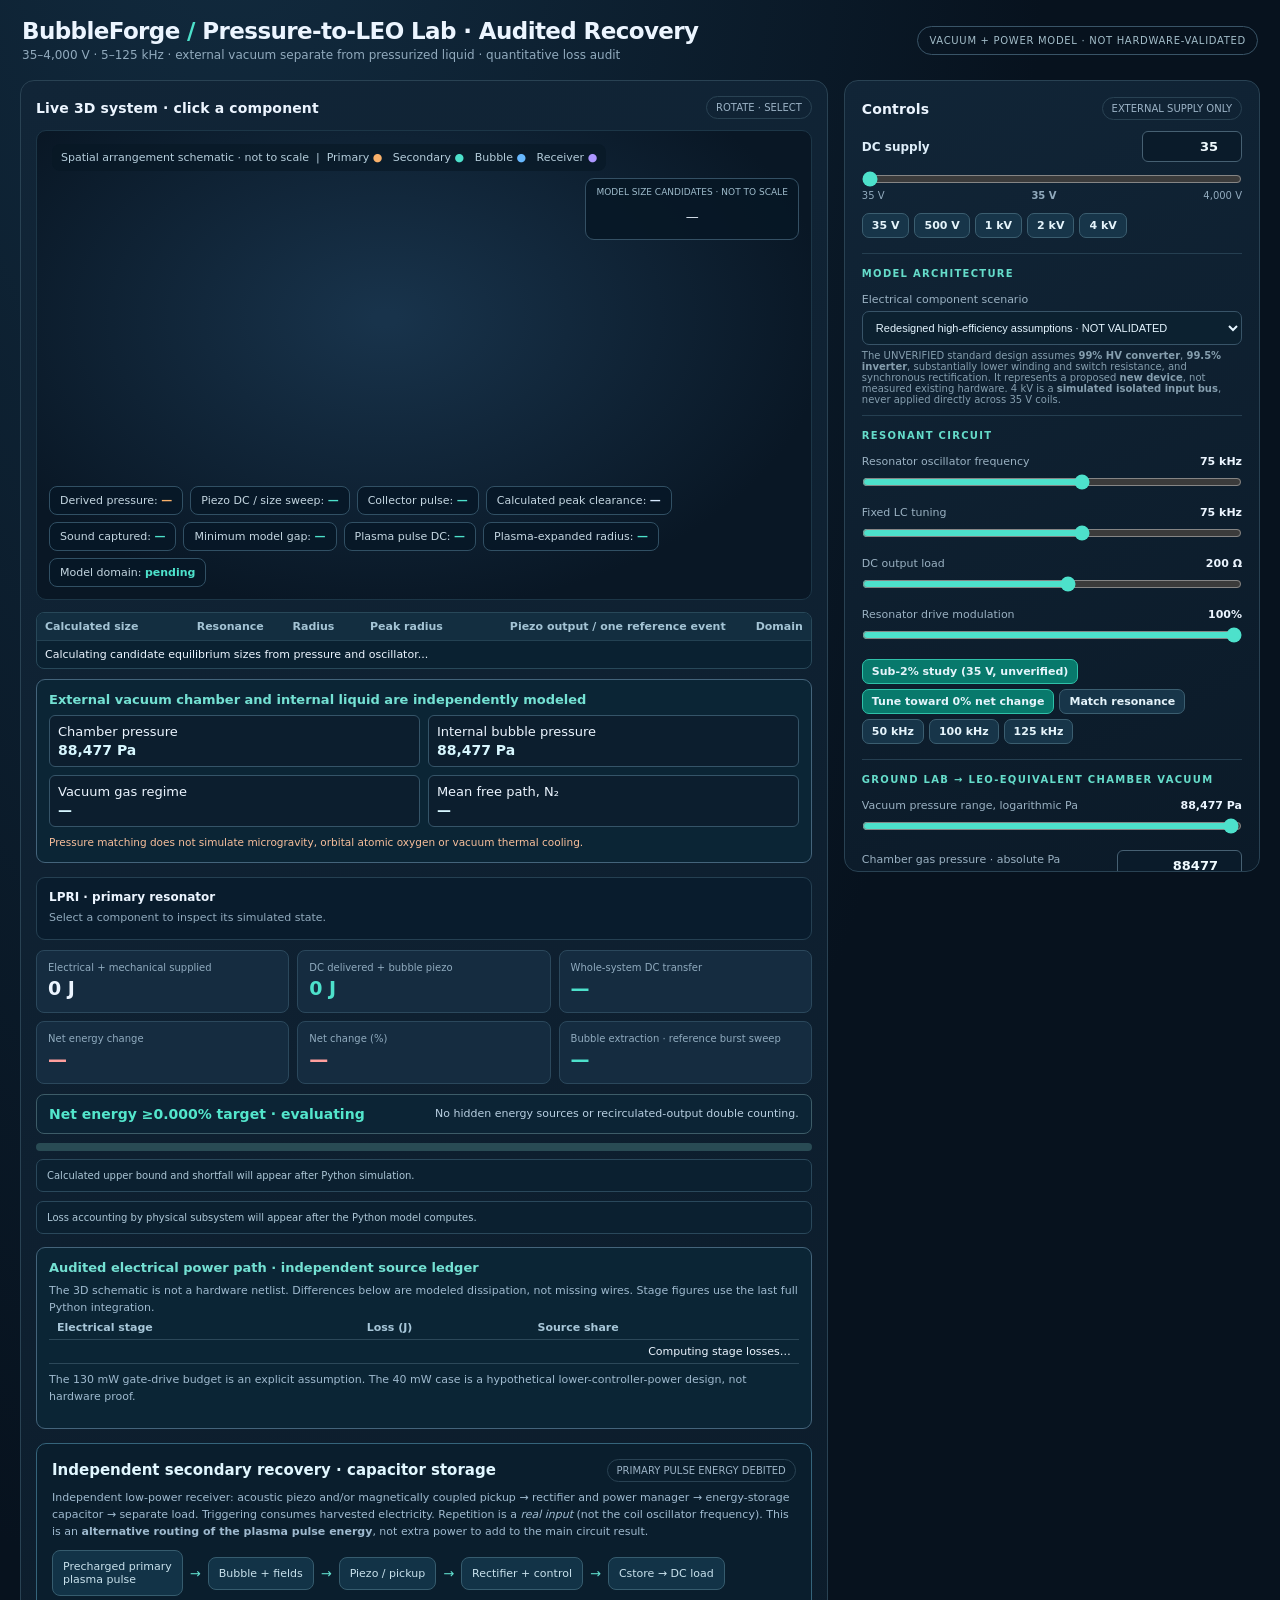
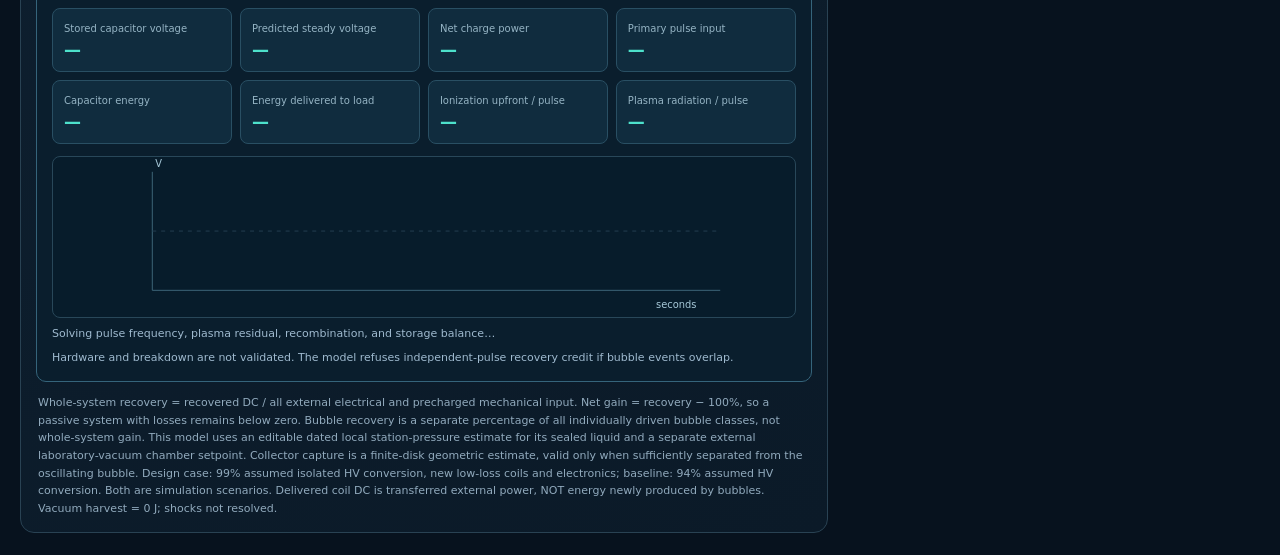
<file: legacy/index_template.html>
<!doctype html>
<html lang="en"><head><meta charset="utf-8"><meta name="viewport" content="width=device-width,initial-scale=1">
<title>BubbleForge — Pressure-to-LEO Lab + Audited Recovery</title>
<style>
:root{color-scheme:dark;--bg:#07121e;--panel:#0d2131;--border:#294253;--ink:#ecf5ff;--muted:#91aabd;--mint:#4de1cb;--orange:#f9b16b;--violet:#ac96ff;--red:#ff9f9d}
*{box-sizing:border-box}body{margin:0;background:radial-gradient(ellipse at 18% -20%,#132e43,#07121e 56%);color:var(--ink);font:13px system-ui,-apple-system,BlinkMacSystemFont,Segoe UI,sans-serif}button,input{font:inherit}
header{display:flex;align-items:center;justify-content:space-between;gap:20px;max-width:1600px;padding:18px 22px;margin:auto}h1{font-weight:750;font-size:23px;letter-spacing:-.6px;margin:0 0 4px}h1 span{color:var(--mint)}.sub{color:var(--muted);font-size:12px}.flag{font-size:10px;white-space:nowrap;letter-spacing:.07em;border-radius:99px;padding:8px 11px;border:1px solid #395467;color:#a3bdc9}
main{max-width:1600px;margin:auto;padding:0 20px 22px;display:grid;grid-template-columns:minmax(0,1.65fr) minmax(330px,.85fr);gap:16px;align-items:start}.panel{border:1px solid var(--border);border-radius:14px;background:linear-gradient(155deg,#112537,#0b1a28);min-width:0;overflow:hidden}.left{padding:15px}.right{padding:16px 17px 20px;max-height:calc(100vh - 108px);overflow:auto;scrollbar-color:#456575 transparent}.top{display:flex;align-items:center;justify-content:space-between;gap:14px;margin-bottom:11px}.top h2{margin:0;font-size:14px;letter-spacing:.01em}.tag{padding:5px 9px;border:1px solid var(--border);border-radius:999px;color:#9cb3c6;font-size:10px;white-space:nowrap}
.stage{position:relative;border:1px solid #1c3647;border-radius:10px;overflow:hidden;background:radial-gradient(ellipse at 45% 40%,#18334b 2%,#091725 74%)}canvas#scene{display:block;width:100%;height:min(52vh,500px);min-height:340px;cursor:grab;touch-action:pan-y}.stage-head{position:absolute;left:15px;top:13px;font-size:11px;color:#b5cddb;background:#0717259c;border-radius:8px;padding:7px 9px;pointer-events:none}.class-strip{position:absolute;right:12px;top:47px;background:#071725d9;border:1px solid #345064;border-radius:9px;padding:8px 10px;min-width:140px;pointer-events:none;text-align:center}.class-strip .caption{display:block;color:#9fbccc;font-size:9px;margin-bottom:4px}.class-strip .dots{display:flex;gap:6px;align-items:center;justify-content:center;min-height:30px}.class-strip .dots span{display:inline-block;border-radius:50%;background:#3d9cea80;border:1px solid #74c6ff;box-shadow:0 0 9px #2971aa77}.stage-bubble{position:absolute;bottom:12px;left:12px;right:12px;display:flex;gap:7px;flex-wrap:wrap;pointer-events:none}.chip{background:#071727d7;border:1px solid #315064;border-radius:8px;padding:7px 10px;font-size:11px;color:#c4d6e1}.chip b{color:var(--mint)}.chip.orange b{color:var(--orange)}.chip.error b{color:var(--red)}.chip .distance{color:#d7eaff}.gapreadout{font-size:10px;line-height:1.5;color:#acc6d6;background:#0b2030;border:1px solid #2a485b;border-radius:7px;padding:8px 10px;margin:-4px 0 13px} .gapreadout strong{color:#e2f7ff}
.probe{border-radius:9px;border:1px solid #254052;background:#091c2d;padding:11px 12px;margin-top:10px;min-height:63px}.probe strong{font-size:12px}.probe p{font-size:11px;color:var(--muted);margin:6px 0 0;line-height:1.5}.metrics{display:grid;grid-template-columns:repeat(3,minmax(0,1fr));gap:8px;margin-top:10px}.metric{background:#152c40;border:1px solid #2b485c;border-radius:8px;padding:11px;min-width:0}.metric .title{color:#90abbe;font-size:10px}.metric .val{font-size:19px;line-height:1.25;margin-top:4px;font-weight:740;white-space:nowrap;overflow:hidden;text-overflow:ellipsis;font-variant-numeric:tabular-nums}.mint{color:var(--mint)}.violet{color:var(--violet)}.red{color:var(--red)}.fineprint{font-size:11px;color:var(--muted);line-height:1.6;margin:12px 2px 0}.fineprint strong{color:#d5e6f3}
label{display:block;color:#9ab1c2;font-size:11px;margin:0 0 13px}label .value{float:right;font-weight:700;color:var(--ink);font-variant-numeric:tabular-nums}input[type=range]{width:100%;margin:6px 0 0;accent-color:var(--mint);cursor:pointer}input[type=number]{background:#0a1b2a;border:1px solid #466072;border-radius:6px;color:#f1fbff;width:100px;min-width:0;padding:7px 8px;text-align:right;font-weight:750}.voltage-field{display:flex;justify-content:space-between;align-items:center;gap:10px;margin-bottom:3px}.voltage-field label{margin:0;font-size:12px;font-weight:700;color:#deeefa}.voltrange{display:flex;justify-content:space-between;color:var(--muted);font-size:10px;margin-bottom:12px}.presets{display:flex;gap:5px;flex-wrap:wrap;margin-bottom:15px}button{padding:8px 10px;border-radius:7px;color:#e5f4fb;background:#173549;border:1px solid #3b5e70;cursor:pointer;font-weight:650}button:hover{background:#205067}button.primary{background:#08796c;border-color:#2fc1a9}button.primary:hover{background:#119180}button:disabled{opacity:.5;cursor:not-allowed}button.small{font-size:11px;padding:5px 9px}.section-label{font-size:10px;color:#65dcca;text-transform:uppercase;letter-spacing:.13em;font-weight:750;border-top:1px solid #253f51;padding-top:14px;margin:10px 0 14px}.section-label:first-of-type{border:0;padding:0}.buttons{display:flex;flex-wrap:wrap;gap:7px;margin-top:16px}.status{font-size:11px;color:#a9c1d0;line-height:1.5;min-height:42px;padding:10px 11px;background:#081b2a;border:1px solid #284254;border-radius:8px;margin-top:11px}.status.warn{border-color:#956c44;color:#f9c79a}.status.bad{border-color:#885159;color:#ffc0bf}.smallmetrics{display:grid;grid-template-columns:1fr 1fr;gap:9px;margin-top:11px}.smallmetrics .metric .val{font-size:16px}.sizeTable{margin:12px 0 0;border:1px solid #284859;border-radius:8px;overflow:auto;background:#0a2131}.sizeTable table{width:100%;border-collapse:collapse;font-size:11px;white-space:nowrap}.sizeTable th{text-align:right;color:#a4c4d5;background:#132e40;padding:7px 8px;font-weight:650}.sizeTable td{text-align:right;padding:7px 8px;border-top:1px solid #234152;font-variant-numeric:tabular-nums}.sizeTable th:first-child,.sizeTable td:first-child{text-align:left}.sizeTable .pass{color:var(--mint)}.sizeTable .fail{color:var(--red)}.pressurefield{display:flex;gap:9px;align-items:center;justify-content:space-between;margin-bottom:10px}.pressurefield input{width:125px}.physicsnote{line-height:1.55;margin-top:12px;color:#a9bdc9;font-size:10.5px} .drivelabel{margin-top:-8px;font-size:10px;color:#859eae}
@media(max-width:1150px){main{grid-template-columns:minmax(0,1fr) minmax(310px,.82fr)}.metrics{grid-template-columns:repeat(2,1fr)}.right{max-height:none}}
@media(max-width:880px){main{grid-template-columns:1fr}.right{max-height:none;overflow:visible}.flag{white-space:normal}.stage canvas#scene{height:400px}}
@media(max-width:480px){header{display:block;padding:15px 15px 12px}.flag{display:inline-block;margin-top:8px}main{padding:0 12px 14px}.stage canvas#scene{height:300px;min-height:270px}.stage-head{font-size:10px}.chip{padding:5px 7px}.metric .val{font-size:17px}}

.targetstrip{display:flex;align-items:center;justify-content:space-between;gap:12px;flex-wrap:wrap;border:1px solid #3d5c68;border-radius:8px;background:#0c2435;padding:11px 12px;margin-top:10px}
.targetstrip strong{color:#53e6cc;font-size:14px}.targetstrip span{color:#b8cfe1;font-size:11px;max-width:60%}
.targetstrip.fail strong{color:#ffaf9d}.targetstrip.pending strong{color:#d9c6a2}
.lossbar{height:8px;margin:9px 0 12px;background:#294b54;border-radius:99px;overflow:hidden}
.lossfill{height:100%;width:0%;background:#f1aa83;transition:width .3s}
select{color:#e5f5ff;background:#0c2130;border:1px solid #385468;border-radius:7px;padding:9px;max-width:100%;width:100%;font-size:11px;margin-top:5px}

.secondary-lab{margin-top:14px;background:#0a1e2d;border:1px solid #35647b;border-radius:10px;padding:15px}
.secondary-header{display:flex;justify-content:space-between;align-items:center;gap:15px;flex-wrap:wrap}
.secondary-header h3{margin:0;font-size:15px;color:#e1f7ff}.secondary-info{line-height:1.55;color:#9fbacf;font-size:11px;margin-top:7px}
.secgrid{display:grid;grid-template-columns:repeat(4,minmax(0,1fr));gap:8px;margin:12px 0}
.sec-item{background:#102c3e;border:1px solid #294f63;border-radius:8px;padding:11px}
.sec-item .caption{font-size:10px;color:#95b4c4}.sec-item strong{font-size:17px;display:block;color:#4de1cb;margin-top:5px;overflow-wrap:anywhere}
.secondary-trace{display:block;background:#071c2b;border:1px solid #284759;border-radius:8px;width:100%;height:162px}
.secondary-trace text{font-size:10px;fill:#a7c9d9}
.secondary-flow{display:flex;flex-wrap:wrap;align-items:center;gap:7px;margin:10px 0}
.secondary-flow span{border:1px solid #365c6e;background:#123347;border-radius:8px;padding:9px 10px;font-size:11px;color:#c8e1ec}
.secondary-flow em{font-style:normal;color:#62e1d0}
.vacuumlab{border:1px solid #44647b;border-radius:9px;background:#0b2535;padding:12px;margin:10px 0 14px}.vacuumlab strong{color:#74e1d3}.envfacts{display:grid;grid-template-columns:1fr 1fr;gap:8px;margin:8px 0}.envfacts div{border:1px solid #355468;border-radius:6px;padding:8px;background:#0c1e2e}.envfacts b{display:block;font-size:14px;color:#d7f7ff;margin-top:3px}.envcaveat{color:#f8bf9b;font-size:10.5px;line-height:1.45}.audit-table{font-size:11px;width:100%;border-collapse:collapse}.audit-table th,.audit-table td{padding:5px 8px;border-bottom:1px solid #2c4859}.audit-table th{text-align:left;color:#a8c7d9}.audit-table td{text-align:right;font-variant-numeric:tabular-nums}
@media(max-width:880px){.secgrid{grid-template-columns:repeat(2,minmax(0,1fr))}}
</style></head>
<body>
<header><div><h1>BubbleForge <span>/</span> Pressure-to-LEO Lab · Audited Recovery</h1><div class="sub">35–4,000 V · 5–125 kHz · external vacuum separate from pressurized liquid · quantitative loss audit</div></div><div class="flag">VACUUM + POWER MODEL · NOT HARDWARE-VALIDATED</div></header>
<main>
<section class="panel left" aria-label="3D simulator">
  <div class="top"><h2>Live 3D system · click a component</h2><span class="tag" id="scenehint">ROTATE · SELECT</span></div>
  <div class="stage"><canvas id="scene" aria-label="Interactive spatial simulation of coils, resonator, microbubble and piezo receiver"></canvas>
    <div class="stage-head">Spatial arrangement schematic · not to scale &nbsp;|&nbsp; Primary <span style="color:var(--orange)">●</span> &nbsp; Secondary <span style="color:var(--mint)">●</span> &nbsp; Bubble <span style="color:#67b8ff">●</span> &nbsp; Receiver <span style="color:var(--violet)">●</span></div>
    <div class="class-strip" title="Calculated size candidates; icons represent alternative radii, not five physical bubbles"><span class="caption">MODEL SIZE CANDIDATES · NOT TO SCALE</span><div class="dots" id="classDots">—</div></div>
    <div class="stage-bubble"><div class="chip orange">Derived pressure: <b id="bubblepressure">—</b></div><div class="chip">Piezo DC / size sweep: <b id="bubbleenergy">—</b></div><div class="chip">Collector pulse: <b id="bubblepulse">—</b></div><div class="chip">Calculated peak clearance: <b class="distance" id="measuredgap">—</b></div><div class="chip">Sound captured: <b id="capturepct">—</b></div><div class="chip">Minimum model gap: <b id="requiredgap">—</b></div><div class="chip">Plasma pulse DC: <b id="pulseRecovered">—</b></div><div class="chip">Plasma-expanded radius: <b id="plasmaRadius">—</b></div><div class="chip" id="bubblevalid">Model domain: <b>pending</b></div></div>
  </div>
  <div class="sizeTable" aria-label="Inverse-calculated bubble sizes"><table><thead><tr><th>Calculated size</th><th>Resonance</th><th>Radius</th><th>Peak radius</th><th>Piezo output / one reference event</th><th>Domain</th></tr></thead><tbody id="classRows"><tr><td colspan="6">Calculating candidate equilibrium sizes from pressure and oscillator...</td></tr></tbody></table></div>
  <div class="vacuumlab" id="envReadout"><strong>External vacuum chamber and internal liquid are independently modeled</strong>
    <div class="envfacts"><div>Chamber pressure<b id="extPressure">88,477 Pa</b></div><div>Internal bubble pressure<b id="intPressure">88,477 Pa</b></div><div>Vacuum gas regime<b id="gasFlow">—</b></div><div>Mean free path, N₂<b id="mfpValue">—</b></div></div>
    <div class="envcaveat" id="envWarning">Pressure matching does not simulate microgravity, orbital atomic oxygen or vacuum thermal cooling.</div>
  </div>
  <div class="probe"><strong id="probename">LPRI · primary resonator</strong><p id="probeval">Select a component to inspect its simulated state.</p></div>
  <div class="metrics">
    <div class="metric"><div class="title">Electrical + mechanical supplied</div><div class="val" id="minput">0 J</div></div>
    <div class="metric"><div class="title">DC delivered + bubble piezo</div><div class="val mint" id="mout">0 J</div></div>
    <div class="metric"><div class="title">Whole-system DC transfer</div><div class="val mint" id="mtotaleta">—</div></div>
    <div class="metric"><div class="title">Net energy change</div><div class="val red" id="mnetjoules">—</div></div>
    <div class="metric"><div class="title">Net change (%)</div><div class="val red" id="mgain">—</div></div>
    <div class="metric"><div class="title">Bubble extraction · reference burst sweep</div><div class="val mint" id="meff">—</div></div>
  </div>
  <div class="targetstrip" id="targetstrip"><strong id="targetresult">Net energy ≥0.000% target · evaluating</strong><span id="targetcontext">No hidden energy sources or recirculated-output double counting.</span></div>
  <div class="lossbar"><div id="lossfill" class="lossfill"></div></div>
  <div class="gapreadout" id="netbound">Calculated upper bound and shortfall will appear after Python simulation.</div>
  <div class="gapreadout" id="lossbudget">Loss accounting by physical subsystem will appear after the Python model computes.</div>
  <div class="vacuumlab"><strong>Audited electrical power path · independent source ledger</strong>
    <div class="secondary-info">The 3D schematic is not a hardware netlist. Differences below are modeled dissipation, not missing wires. Stage figures use the last full Python integration.</div>
    <table class="audit-table"><thead><tr><th>Electrical stage</th><th>Loss (J)</th><th>Source share</th></tr></thead><tbody id="auditRows"><tr><td colspan="3">Computing stage losses…</td></tr></tbody></table>
    <p class="secondary-info" id="auditConclusion">The 130 mW gate-drive budget is an explicit assumption. The 40 mW case is a hypothetical lower-controller-power design, not hardware proof.</p>
  </div>
  <div class="secondary-lab" aria-label="Separate secondary acoustic and magnetic energy-storage circuit">
    <div class="secondary-header"><h3>Independent secondary recovery · capacitor storage</h3><span class="tag">PRIMARY PULSE ENERGY DEBITED</span></div>
    <div class="secondary-info">Independent low-power receiver: acoustic piezo and/or magnetically coupled pickup → rectifier and power manager → energy-storage capacitor → separate load. Triggering consumes harvested electricity. Repetition is a <em>real input</em> (not the coil oscillator frequency). This is an <strong>alternative routing of the plasma pulse energy</strong>, not extra power to add to the main circuit result.</div>
    <div class="secondary-flow" role="img" aria-label="Pulse reservoir feeds plasma bubble with acoustic piezo capture and a separately budgeted inductive near-field pickup; both flow to a rectifier, capacitor and DC load"><span>Precharged primary<br>plasma pulse</span><em>→</em><span>Bubble + fields</span><em>→</em><span>Piezo / pickup</span><em>→</em><span>Rectifier + control</span><em>→</em><span>Cstore → DC load</span></div>
    <div class="secgrid">
      <div class="sec-item"><span class="caption">Stored capacitor voltage</span><strong id="secV">—</strong></div>
      <div class="sec-item"><span class="caption">Predicted steady voltage</span><strong id="secPlateau">—</strong></div>
      <div class="sec-item"><span class="caption">Net charge power</span><strong id="secPower">—</strong></div>
      <div class="sec-item"><span class="caption">Primary pulse input</span><strong id="secPrimary">—</strong></div>
      <div class="sec-item"><span class="caption">Capacitor energy</span><strong id="secEnergy">—</strong></div>
      <div class="sec-item"><span class="caption">Energy delivered to load</span><strong id="secLoad">—</strong></div>
      <div class="sec-item"><span class="caption">Ionization upfront / pulse</span><strong id="secIon">—</strong></div>
      <div class="sec-item"><span class="caption">Plasma radiation / pulse</span><strong id="secRad">—</strong></div>
    </div>
    <svg id="secondaryChart" class="secondary-trace" viewBox="0 0 640 162" role="img" aria-label="Predicted secondary capacitor voltage over time">
      <line x1="45" y1="15" x2="45" y2="135" stroke="#3d6578"/><line x1="45" y1="135" x2="620" y2="135" stroke="#3d6578"/>
      <line x1="45" y1="75" x2="620" y2="75" stroke="#243e50" stroke-dasharray="4 5"/>
      <polyline id="secondaryTrace" fill="none" stroke="#4de1cb" stroke-width="2.4" points="45,135"/>
      <text x="48" y="10" id="secYAxis">V</text><text x="555" y="153" id="secXAxis">seconds</text>
    </svg>
    <div class="secondary-info" id="secLedger">Solving pulse frequency, plasma residual, recombination, and storage balance…</div>
    <div class="secondary-info" id="secValidity">Hardware and breakdown are not validated. The model refuses independent-pulse recovery credit if bubble events overlap.</div>
  </div>
  <p class="fineprint" id="ledgernote">Whole-system recovery = recovered DC / all external electrical and precharged mechanical input. Net gain = recovery − 100%, so a passive system with losses remains below zero. Bubble recovery is a separate percentage of all individually driven bubble classes, not whole-system gain. This model uses an editable dated local station-pressure estimate for its sealed liquid and a separate external laboratory-vacuum chamber setpoint. Collector capture is a finite-disk geometric estimate, valid only when sufficiently separated from the oscillating bubble. Design case: 99% assumed isolated HV conversion, new low-loss coils and electronics; baseline: 94% assumed HV conversion. Both are simulation scenarios. Delivered coil DC is transferred external power, NOT energy newly produced by bubbles. Vacuum harvest = 0 J; shocks not resolved.</p>
</section>
<aside class="panel right" aria-label="Simulator controls">
  <div class="top"><h2>Controls</h2><span class="tag">EXTERNAL SUPPLY ONLY</span></div>
  <div class="voltage-field"><label for="volts">DC supply</label><input id="voltentry" type="number" min="35" max="4000" step="1" value="35" aria-label="Supply voltage in volts"></div>
  <input id="volts" type="range" min="35" max="4000" step="1" value="35" aria-label="Supply voltage 35 to 4000 volts">
  <div class="voltrange"><span>35 V</span><strong id="vlabel">35 V</strong><span>4,000 V</span></div>
  <div class="presets" aria-label="Voltage presets"><button class="small" data-volt="35">35 V</button><button class="small" data-volt="500">500 V</button><button class="small" data-volt="1000">1 kV</button><button class="small" data-volt="2000">2 kV</button><button class="small" data-volt="4000">4 kV</button></div>
  <div class="section-label">Model architecture</div>
  <label>Electrical component scenario
    <select id="scenario" aria-label="Electrical design case">
      <option value="legacy">Original conceptual components · baseline</option>
      <option value="design_target" selected>Redesigned high-efficiency assumptions · NOT VALIDATED</option>
      <option value="low_controller">Controller sensitivity study · 40 mW gate allowance (unverified)</option>
    </select>
  </label>
  <p class="drivelabel">The UNVERIFIED standard design assumes <strong>99% HV converter</strong>, <strong>99.5% inverter</strong>, substantially lower winding and switch resistance, and synchronous rectification. It represents a proposed <strong>new device</strong>, not measured existing hardware. 4 kV is a <strong>simulated isolated input bus</strong>, never applied directly across 35 V coils.</p>
  <div class="section-label">Resonant circuit</div>
  <label>Resonator oscillator frequency <span class="value" id="flabel">75 kHz</span><input id="freq" type="range" min="5" max="125" step="0.01" value="75" aria-label="Resonator oscillator frequency 5 to 125 kHz"></label>
  <label>Fixed LC tuning <span class="value" id="tlabel">75 kHz</span><input id="tune" type="range" min="5" max="125" step="0.01" value="75" aria-label="Resonance tuning frequency 5 to 125 kHz"></label>
  <label>DC output load <span class="value" id="llabel">200 Ω</span><input id="load" type="range" min="10" max="360" step="0.1" value="200"></label>
  <label>Resonator drive modulation <span class="value" id="mlabel">100%</span><input id="modulation" type="range" min="20" max="100" step="0.1" value="100"></label>
  <div class="presets"><button class="small primary" id="lowlossPreset">Sub-2% study (35 V, unverified)</button><button id="optimize" class="primary small">Tune toward 0% net change</button><button id="match" class="small">Match resonance</button><button class="small" data-freq="50000">50 kHz</button><button class="small" data-freq="100000">100 kHz</button><button class="small" data-freq="125000">125 kHz</button></div>
  <div class="section-label">Ground lab → LEO-equivalent chamber vacuum</div>
  <label>Vacuum pressure range, logarithmic Pa <span class="value" id="chamberLabel">88,477 Pa</span>
    <input id="chamberExp" type="range" min="-12" max="5.079" step="any" value="4.946835" aria-label="Chamber absolute gas pressure from 10^-12 to 120,000 Pa; logarithmic slider">
  </label>
  <div class="pressurefield"><label for="chamberDirect">Chamber gas pressure · absolute Pa</label><input id="chamberDirect" type="number" min="1e-12" max="120000" step="any" value="88477"></div>
  <div class="presets" aria-label="Pressure example presets"><button class="small" data-chamber="88477">Juárez ambient</button><button class="small" data-chamber="100">Rough 100 Pa</button><button class="small" data-chamber="0.001">HV 10⁻³ Pa</button><button class="small" data-chamber="0.000001">LEO ~400 km</button><button class="small" data-chamber="0.000000001">MAX IV UHV</button><button class="small" data-chamber="0.000000000002">CERN XHV example</button></div>
  <label>Test vessel configuration
    <select id="vesselMode" aria-label="Liquid containment in vacuum chamber">
      <option value="sealed_liquid" selected>Sealed internal liquid cell · independent pressure</option>
      <option value="exposed_liquid">Liquid exposed to chamber pressure · validity screened</option>
      <option value="dry_vacuum">Dry test chamber · no bubble/acoustic credit</option>
    </select>
  </label>
  <div class="gapreadout">Only the <strong>external gas vacuum</strong> can be swept to UHV/LEO levels. A sealed liquid cell retains its own independently set pressure. Exposed liquid at UHV is not treated as a stable water-bubble experiment. Ambient-pressure change alone does <strong>not</strong> improve conversion, and vacuum thermal behavior is not yet calibrated.</div>
  <div class="section-label">El Paso / Ciudad Juárez · measured site conditions</div>
  <div class="pressurefield"><label for="airPa">Internal <strong>liquid-vessel headspace</strong> pressure (Pa)</label><input type="number" id="airPa" min="60000" max="120000" step="10" value="88477" aria-label="Site absolute air pressure in pascals, replace estimate with measurement"></div>
  <p class="drivelabel">Sealed-liquid default: NOAA KELP, 16 Nov 2026 16:51 MST, 30.17 inHg altimeter at 1,197 m → approximately 88,477 Pa <em>estimated station pressure</em> using ISA. Historical snapshot, not live or on-site; replace with a calibrated barometer reading.</p>
  <label>Water depth below free surface <span class="value" id="depthlabel">0.0 m</span><input id="depth" type="range" min="0" max="5" step="0.1" value="0"></label>
  <div class="gapreadout">Pressure preset examples are not current telemetry. Local MST/MDT observation timestamps use <strong>America/Ciudad_Juarez</strong>; El Paso uses <strong>America/Denver</strong>. The bubble feels <strong>absolute hydrostatic pressure</strong> (air + water column), not a pressure determined by time zone. <strong>Liquid absolute pressure: <span id="liquidpressure">—</span></strong>.</div>
  <div class="section-label">Calculated bubble sizes · no manual radius</div>
  <div class="gapreadout">The solver derives <strong>five candidate resonant radii</strong> from the coil-drive frequency, local absolute water pressure, and surface tension. Five is an internal numerical sampling grid, <strong>not a prediction of five physical bubbles</strong>. No bubble-count, initial-expansion, pressure-amplitude, acoustic-frequency, burst-cycles, or piezo-efficiency sliders are needed.</div>
  <div class="gapreadout">Derived acoustic drive: <strong id="derivedfreq">—</strong> &nbsp;·&nbsp; Derived pressure setpoint: <strong id="derivedpressure">—</strong> &nbsp;·&nbsp; Inferred central radius: <strong id="inferredradius">—</strong></div>
  <label>Bubble → receiver face gap <span class="value" id="cglabel">1.00 mm</span><input id="cgap" type="range" min="-5" max="-2" step="0.025" value="-3" aria-label="Bubble equilibrium surface to receiver face gap, from 10 micrometres to 10 millimetres"></label>
  <div class="gapreadout">Geometry input from bubble <strong>equilibrium surface</strong> to receiver face. During expansion the clearance shrinks; acoustic capture uses the <strong>center-to-face distance</strong>. Closer may improve collection, but very small gaps are not validated.</div>
  <div class="presets"><button class="small primary" id="closestgap">Closest valid gap</button><button class="small" data-gap="-4">100 µm</button><button class="small" data-gap="-3">1 mm</button><button class="small" data-gap="-2">10 mm</button></div>
  <p class="drivelabel">The piezoelectric conversion (25%), spectral sampling bandwidth (0.7 octave), receiver area (1 mm²), and acoustic actuator pressure mapping are <strong>explicit uncalibrated model assumptions</strong>, not editable measurements. The pressure drive is capped at 5% of liquid pressure to stay in the conservative acoustic regime.</p>
  <div class="gapreadout">New target: <strong>net electrical energy ≥0.000%</strong> compared against every externally supplied electrical input and prepared bubble energy. This is a feasibility test, not a number forced by the optimizer. The best nonideal passive device is expected to remain negative. The interface reports the missing energy, mathematical upper bound, and modeled losses. The model does not demonstrate self-powering or a positive net gain. Electromechanical and acoustic transducer calibration, loading, reflections, real-time power metering, and 4 kV insulation qualification are still required.</div>
  <div class="section-label">Finite-reservoir plasma-assisted event · screening model</div>
  <label><input id="plasmaEnabled" type="checkbox" checked> Include separately precharged pulse-energy reservoir</label>
  <label>Precharged energy per modeled event <span class="value" id="plasmaEnergyLabel">1 µJ</span><input id="plasmaEnergy" type="range" min="-7" max="-3" value="-6" step="0.1" aria-label="Electrical energy stored for one modeled plasma event"></label>
  <div class="gapreadout">This is <strong>energy supplied before the spark</strong>, not energy from empty space. Plasma ignition is NOT predicted. A separate event transfers assumed fractions into bubble expansion, acoustic pulses, heat and piezo collection. It is not an experimentally calibrated discharge or shock solver. <strong>Pulse recovery: <span id="plasmaRecovery">—</span></strong> · Model geometry: <strong id="plasmaValidity">—</strong>.</div>
  <div class="gapreadout">A bubble may return more energy than the switching command that triggers a precharged reservoir, but <strong>never more than all input energy including reservoir charging</strong>. The 0% target always includes every source.</div>
  <div class="section-label">Independent secondary recovery · design study</div>
  <label>Secondary recovery pathway
    <select id="secondaryMode">
      <option value="acoustic">Acoustic piezo only</option>
      <option value="hybrid" selected>Acoustic + inductive pickup (bounded)</option>
      <option value="inductive">Inductive pickup only (bounded)</option>
    </select>
  </label>
  <div class="pressurefield"><label for="pulseRate">Primary pulse repetition (Hz)</label><input type="number" min="0" max="125000" step="100" id="pulseRate" value="1000"></div>
  <div class="presets"><button class="small" data-rate="100">100 Hz</button><button class="small" data-rate="1000">1 kHz</button><button class="small" data-rate="10000">10 kHz</button><button class="small" data-rate="125000">125 kHz screening</button></div>
  <label>Storage capacitor (proposed, not rated)
    <select id="secCap"><option value="0.000001">1 µF</option><option value="0.00001" selected>10 µF</option><option value="0.0001">100 µF</option><option value="0.001">1 mF</option></select>
  </label>
  <div class="pressurefield"><label for="secLoadOhm">Secondary DC load (Ω)</label><input type="number" min="100" max="1000000000000" step="1000" id="secLoadOhm" value="1000000"></div>
  <div class="pressurefield"><label for="secDuration">Storage observation (s)</label><input type="number" min="0" max="86400" step="10" id="secDuration" value="120"></div>
  <div class="presets"><button class="small primary" id="runSecondary">Simulate secondary storage</button><button class="small" id="tuneSecondary">Tune for 3.0 V steady storage</button></div>
  <div class="gapreadout">Secondary electronics are electrically separate from the primary high-voltage source. Assumed capacitor clamp: 3.3 V; leakage: 50 MΩ; power-manager efficiency: 82%; unmeasured magnetic coupling: k=0.10. The controller pays 0.5 nJ per received event. These are design assumptions, not a wiring-ready 4 kV device.</div>
  <div class="section-label">Simulation</div>
  <label>Time acceleration <span class="value" id="slabel">×1</span><input id="speed" type="range" min="0" max="6" step="1" value="0"></label>
  <div class="buttons"><button id="play" class="primary">Pause</button><button id="burst" class="primary">Simulate size sweep</button><button id="firePlasma" class="primary">Simulate plasma pulse</button><button id="reset">Reset</button><button id="recompute">Recompute</button></div>
  <div id="status" class="status">Starting simulator…</div>
  <div class="smallmetrics"><div class="metric"><div class="title">Simulation clock</div><div class="val" id="mtime">0.0 s</div></div><div class="metric"><div class="title">Recovered power (coil)</div><div class="val mint" id="mwatts">—</div></div></div>
  <p class="physicsnote">Plasma mode now debits a hypothetical ionization-energy budget, evolves quasineutral ionized-pair density under expansion and recombination, and separates recombination and direct radiation losses. It still does not predict real ignition, exact species chemistry, or shocks. The size-grid results represent independently supplied reference events, not a measured population of bubbles. Each candidate is a gas bubble in water, with local-pressure-corrected linear resonance; it is not proof of long-term bubble stability. Acoustic scattering, gas diffusion, bubble nucleation, coherent group effects and acoustic interference are not solved. The input bus is <strong>not connected directly to the original coil</strong>: a hypothetical insulated converter regulates it to 35 V and accounts for losses. No high-voltage hardware has been validated. The 125 kHz oscillator uses a phasor approximation, not switching-resolved simulation. Bubble pressure and piezo response are assumed; the on-axis circular receiver uses finite-solid-angle acoustic capture with a 50% one-sided ceiling, and spacing below 10× maximum bubble radius is outside the receiver model. Shock formation is not resolved. No femtometer fluid-bubble recovery is credited.</p>
</aside>
</main>
<script id="seed" type="application/json">__SEED_JSON__</script>
<script>
'use strict';
const $=id=>document.getElementById(id);
const seed=JSON.parse($('seed').textContent);
const get=id=>Number($(id).value);
let timeS=0,playing=true,lastT=0,speedFactor=[1,10,100,1000,1e4,1e5,1e6],
    theta=.17,tilt=.22,drag=false,dragStartX=0,thetaStart=0,points={},selected='LPRI',
    bubbleCount=0,plasmaCount=0,bubble=seed.bubble,population=seed.bubble_population||null,current=null,requestSerial=0,fetchTimer=null,
    bubbleKey=null,confirmed=false;
let meters={input:0,output:0,heat:0};
let plasmaPulse=seed.plasma||null;
let secondaryResult=null, secondaryRequestSerial=0;
const PARTS={V1:['DC oscillator','VBUS → resonant primary'],RDRV:['Driver resistance','DRIVE → PRI_A'],RPRI:['Copper winding loss','PRI_A → PRI_CP'],CPRI:['Primary LC capacitor','PRI_CP → PRI_B'],LPRI:['Primary coil · 100 turns','PRI_B → PRI_RET'],LSEC:['Secondary coil · 150 turns','SEC_A → SEC_R'],CSEC:['Secondary LC capacitor','SEC_R → SEC_C'],RSEC:['Secondary copper loss','SEC_C → SEC_B'],D1:['Bridge diode 1','SEC_A → POS'],D2:['Bridge diode 2','SEC_B → POS'],D3:['Bridge diode 3','NEG → SEC_A'],D4:['Bridge diode 4','NEG → SEC_B'],RESR:['Output storage ESR','POS → CAP_INT'],CSTORE:['Output capacitor','CAP_INT → NEG'],RLOAD:['DC load','POS → NEG'],JHARV:['Recovered DC port','POS → NEG'],B_VAC_SIM:['Vacuum observer (theory only)','No measured vacuum energy input'],V_OSC:['Oscillator logic','External oscillator supply'],J_OSC:['Oscillator connector','Control net'],BUBBLE:['Gas bubble in liquid','Radial oscillation / momentum storage'],PZREC:['Acoustic receiver','Small-aperture piezo capture (assumed)']};
const nodes=[['V1',-3.4,-.7,0],['RDRV',-2.7,-.7,.15],['RPRI',-1.85,-.7,.15],['CPRI',-1.05,-.7,.1],['LPRI',-.23,-.7,0],['LSEC',-.23,.76,0],['CSEC',.6,.76,.16],['RSEC',1.25,.76,.16],['D1',1.86,.35,.1],['D2',1.87,1.05,.1],['D3',2.30,.35,.1],['D4',2.30,1.05,.1],['RESR',2.95,.23,.1],['CSTORE',3.48,0,.12],['RLOAD',3.18,1.05,.12],['JHARV',3.77,.68,.1],['B_VAC_SIM',.55,-.12,1],['V_OSC',-3.05,1.1,.1],['J_OSC',-2.28,1.1,.1]];
const wires=[['V1','RDRV','drive'],['RDRV','RPRI','drive'],['RPRI','CPRI','drive'],['CPRI','LPRI','drive'],['LPRI','V1','drive'],['LSEC','CSEC','pickup'],['CSEC','RSEC','pickup'],['RSEC','D2','pickup'],['LSEC','D1','pickup'],['D1','RESR','pickup'],['D2','RESR','pickup'],['D3','JHARV','pickup'],['D4','JHARV','pickup'],['RESR','CSTORE','pickup'],['CSTORE','JHARV','pickup'],['RLOAD','JHARV','pickup'],['V_OSC','J_OSC','drive'],['J_OSC','V1','drive']];
const locations=Object.fromEntries(nodes.map(n=>[n[0],n]));
const cv=$('scene'),g=cv.getContext('2d');
function resize(){const d=Math.min(2,window.devicePixelRatio||1),w=cv.clientWidth,h=cv.clientHeight;if(cv.width!==Math.floor(w*d)||cv.height!==Math.floor(h*d)){cv.width=Math.floor(w*d);cv.height=Math.floor(h*d)}return{w,h,d}}
function pos(p){let x=p[0],y=p[1],z=p[2]||0,xx=x*Math.cos(theta)-z*Math.sin(theta),zz=x*Math.sin(theta)+z*Math.cos(theta),yy=y*Math.cos(tilt)-zz*Math.sin(tilt),dep=y*Math.sin(tilt)+zz*Math.cos(tilt),sc=Math.min(cv.clientWidth/9,cv.clientHeight/4.1)/(1+.018*dep);return [cv.clientWidth*.5+xx*sc,cv.clientHeight*.49+yy*sc,dep,sc]}
function path(a,b,color,width=2,dash=[]){let A=pos(a),B=pos(b);g.strokeStyle=color;g.lineWidth=width;g.setLineDash(dash);g.beginPath();g.moveTo(A[0],A[1]);g.lineTo(B[0],B[1]);g.stroke();g.setLineDash([])}
function ring(x,y,z,r,color){let last=null;for(let j=0;j<=70;j++){let a=2*Math.PI*j/70,p=[x+r*Math.cos(a),y+.17*Math.sin(a),z+r*Math.sin(a)];if(last)path(last,p,color,1.1);last=p}}
function sci(n,d=3){if(n==null||!Number.isFinite(n))return'—';if(n===0)return'0';if(Math.abs(n)<.001||Math.abs(n)>=100000)return n.toExponential(d-1);return n.toFixed(d)}
function clock(s){return s>=3600?sci(s/3600,2)+' h':sci(s,1)+' s'}
function key(){return [$('scenario').value,...['volts','freq','tune','load','modulation','airPa','depth','cgap'].map(id=>$(id).value),$('plasmaEnabled').checked?'pulse':'off',$('plasmaEnergy').value,$('chamberDirect').value,$('vesselMode').value].join('|')}
function chamberPa(){return get('chamberDirect')}
function chamberFormat(v){return v>=1000?Math.round(v).toLocaleString('en-US')+' Pa':v>=.01?sci(v,4)+' Pa':v.toExponential(2)+' Pa'}
function lengthLabel(m){if(!Number.isFinite(m))return '—';if(Math.abs(m)<1e-3)return sci(m*1e6,1)+' µm';return sci(m*1e3,2)+' mm'}
function drivePa(){let normalized=Math.log(get('volts')/35)/Math.log(4000/35);return Math.min(2000+22000*normalized,.05*(get('airPa')+998*9.80665*get('depth')))}
function qfast(){let v=35,f=get('freq')*1000,tune=get('tune')*1000,R=get('load'),w=2*Math.PI*f,w0=2*Math.PI*tune;
const lp=.000383334470789,ls=.000431956849391,M=.5897123937*Math.sqrt(lp*ls),cp=1/(w0*w0*lp),cs=1/(w0*w0*ls),
 r1=2.2703*(1+.00393*5)*(1+.035*Math.sqrt(f/25000)),r2=5.7268*(1+.00393*5)*(1+.035*Math.sqrt(f/25000)),rl=8/Math.PI**2*R,rz=r2+.11+.18+rl,xs=w*ls-1/(w*cs),xp=w*lp-1/(w*cp),den=rz*rz+xs*xs,
 rr=(w*M)**2*rz/den,rx=-((w*M)**2)*xs/den,pr=r1+.08+.18+rr,px=xp+rx,vr=v*get('modulation')/100*.900316316,ip=vr/Math.hypot(pr,px),is=w*M*ip/Math.sqrt(den),pac=is*is*rl,
 pdc=Math.max(0,pac-Math.min(pac,1.3*Math.sqrt(Math.max(pac/R,0)))),ac=ip*ip*pr,
 inputW=(ac/.94+.48)/(get('volts')>35?.94:1);
return {inputW,outputW:pdc,primary:ip,secondary:is,outputV:Math.sqrt(Math.max(pdc*R,0)),heatW:Math.max(0,inputW-pdc),temperature:25+Math.min(1e5,Math.max(0,inputW-pdc)*1.1),cp,cs};}
function drawScene(){let{w,h,d}=resize();g.setTransform(d,0,0,d,0,0);g.clearRect(0,0,w,h);points={};
 for(let i=-5;i<=5;i++)path([i*.75,-1.55,-.25],[i*.75,1.55,-.25],'#1c3c50',.7);
 for(let j=-2;j<=2;j++)path([-4,j*.75,-.25],[4,j*.75,-.25],'#1c3c50',.7);
 for(let [a,b,k] of wires){let A=locations[a],B=locations[b],color=k==='drive'?'#edac6e':'#48dac5';path(A.slice(1),B.slice(1),color,2);if(playing){let t=(timeS*.13+(a.charCodeAt(0)%9)/11)%1,p=pos([A[1]+(B[1]-A[1])*t,A[2]+(B[2]-A[2])*t,A[3]+(B[3]-A[3])*t]);g.fillStyle=color;g.beginPath();g.arc(p[0],p[1],2.4,0,7);g.fill()}}
 for(let a=0;a<6;a++){ring(-.23,-.70,a*.13,.38,'#bd8251');ring(-.23,.76,a*.13,.37,'#35adab')}
 const metric=pos([.55,-.12,1]);g.strokeStyle='#a696f0';g.globalAlpha=.7;g.lineWidth=1.3;g.beginPath();g.ellipse(metric[0],metric[1],23,17,theta,0,7);g.stroke();g.globalAlpha=1;g.fillStyle='#af99ff';g.font='10px system-ui';g.fillText('FLRW · 0 W',metric[0]-28,metric[1]-22);
 const phase=(timeS*.11)%1,center=[1.1,-.42,1.5],gapScene=.72+1.72*(get('cgap')+5)/3,receiver=[center[0]+gapScene,-.42,1.47],b=pos(center),rec=pos(receiver);
 path([-3.4,-.7,0],center,'#547e96',1.2,[4,6]);path(center,receiver,'#638bca',1.4,[3,4]);path(receiver,[3.77,.68,.1],'#647fa2',1.2,[3,6]);
 let osc=1+0.13*Math.sin(timeS*8);
 if(bubbleAvailable()&&bubble?.samples?.length>10){let i=Math.floor(phase*(bubble.samples.length-1));osc=Math.max(.45,Math.min(1.7,bubble.samples[i].radius_m/(bubble.equilibrium_radius_m)));}
 let r=15*osc,g1=g.createRadialGradient(b[0]-r*.4,b[1]-r*.3,2,b[0],b[1],r*2);g1.addColorStop(0,'#cdeaff');g1.addColorStop(.35,'#46adf9bb');g1.addColorStop(1,'#268ade00');g.fillStyle=g1;g.beginPath();g.arc(b[0],b[1],r*2,0,7);g.fill();g.strokeStyle='#68bcfd';g.lineWidth=2;g.beginPath();g.ellipse(b[0],b[1],r,r*.88,0,0,7);g.stroke();
 for(let n=0;n<3;n++){let rr=20+((phase+n/3)%1)*65;g.strokeStyle=`rgba(107,179,251,${.55*(1-((phase+n/3)%1))})`;g.lineWidth=1.1;g.beginPath();g.arc(b[0],b[1],rr,0,7);g.stroke()}
 // Gap dimension line follows the receiver when spacing changes. Positions
 // are schematic; the SI distance and clearance come from the Python solver.
 let dx=rec[0]-b[0],dy=rec[1]-b[1],len=Math.hypot(dx,dy)||1,ux=dx/len,uy=dy/len;
 let ax=b[0]+ux*(r+5),ay=b[1]+uy*(r+5),bx=rec[0]-ux*18,by=rec[1]-uy*18;
 if(Math.hypot(bx-ax,by-ay)>10){g.save();g.setLineDash([3,4]);g.strokeStyle='#ddf1ff';g.lineWidth=1.3;g.beginPath();g.moveTo(ax,ay);g.lineTo(bx,by);g.stroke();g.setLineDash([]);
   let px=-uy,py=ux;g.fillStyle='#b6e9ff';g.font='10px system-ui';g.textAlign='center';g.fillText(lengthLabel(10**get('cgap')),(ax+bx)/2+px*21,(ay+by)/2+py*21);g.textAlign='left';g.restore()}
 g.fillStyle='#203e65';g.strokeStyle='#a9b8ff';g.lineWidth=1.5;g.fillRect(rec[0]-12,rec[1]-17,24,34);g.strokeRect(rec[0]-12,rec[1]-17,24,34);g.beginPath();g.moveTo(rec[0]-6,rec[1]-13);g.lineTo(rec[0]+6,rec[1]+13);g.stroke();
 points.BUBBLE=[b[0],b[1]];points.PZREC=[rec[0],rec[1]];
 g.font='bold 11px system-ui';g.fillStyle='#b1e0ff';g.fillText('BUBBLE',b[0]-23,b[1]-r-12);g.fillStyle='#c3baff';g.fillText('PIEZO',rec[0]-18,rec[1]-26);
 const drawn=nodes.filter(n=>!n[0].startsWith('L')&&n[0]!=='B_VAC_SIM').map(n=>({name:n[0],p:pos(n.slice(1))})).sort((a,b)=>a.p[2]-b.p[2]);
 for(let n of drawn){let[x,y]=n.p,sz=n.name.startsWith('D')?7:10;points[n.name]=[x,y];g.fillStyle=selected===n.name?'#e4f8ff':n.name.startsWith('D')?'#419c96':'#1b3446';g.strokeStyle=selected===n.name?'#fff':'#658ca3';g.fillRect(x-sz,y-sz*.55,sz*2,sz*1.1);g.strokeRect(x-sz,y-sz*.55,sz*2,sz*1.1);g.fillStyle='#d6e9f3';g.font='10px system-ui';g.fillText(n.name,x-sz,y-sz-5)}
 for(let name of ['LPRI','LSEC']){let p=pos(locations[name].slice(1));points[name]=[p[0],p[1]];g.fillStyle=name==='LPRI'?'#ffd2a5':'#84f6e1';g.font='bold 12px system-ui';g.fillText(name,p[0]-19,p[1]-16)}
}
cv.addEventListener('pointerdown',e=>{drag=true;dragStartX=e.clientX;thetaStart=theta;cv.setPointerCapture(e.pointerId)});
cv.addEventListener('pointermove',e=>{if(drag)theta=thetaStart+(e.clientX-dragStartX)*.008});
cv.addEventListener('pointerup',e=>{drag=false;if(Math.abs(e.clientX-dragStartX)>9)return;let rect=cv.getBoundingClientRect(),x=e.clientX-rect.left,y=e.clientY-rect.top;
 let nearest=Object.entries(points).map(([k,p])=>[k,(p[0]-x)**2+(p[1]-y)**2]).sort((a,b)=>a[1]-b[1])[0];if(nearest&&nearest[1]<1200){selected=nearest[0];probe();}});
function probe(){let k=selected,m=PARTS[k]||[k,''],q=current?.electrical,fast=qfast();let value='';
 if(!q){$('probename').textContent=`${k} · ${m[0]}`;$('probeval').textContent='Awaiting Python model; no live power/current value is asserted from schematic graphics.';return;}
 if(k==='BUBBLE')value=`Inferred radius ${lengthLabel(bubble?.equilibrium_radius_m)} · drive ${sci(drivePa())} Pa · peak expansion ${lengthLabel(bubble?.max_radius_m)} · peak clearance ${lengthLabel(bubble?.collector_minimum_surface_gap_m)} · ${bubble?.status||'awaiting solver'}`;
 else if(k==='PZREC')value=`Equilibrium gap ${lengthLabel(10**get('cgap'))} · peak clearance ${lengthLabel(bubble?.collector_minimum_surface_gap_m)} · sound captured ${bubble?.collector_capture_fraction_credited==null?'—':sci(100*bubble.collector_capture_fraction_credited,2)+'%'} · batch recovered ${sci(population?.electricity_J)} J`;
 else if(k==='LPRI')value=`Primary RMS ${sci(q?.primary_rms_A??fast.primary)} A · coil supplied from modeled 35 V link (${get('volts')} V input bus)`;
 else if(k==='LSEC')value=`Secondary RMS ${sci(q?.secondary_rms_A??fast.secondary)} A`;
 else if(k==='JHARV'||k==='RLOAD')value=`DC output ${sci(q?.output_V??fast.outputV)} V · coil output ${sci(q?.output_W??fast.outputW)} W`;
 else if(k==='CPRI'||k==='CSEC')value=`LC ${sci((k==='CPRI'?fast.cp:fast.cs)*1e9)} nF · fixed tuning, not dynamic capacitor changes`;
 else if(k==='B_VAC_SIM')value='0 J known vacuum electricity. An unverified spacetime bubble is not a physical power source.';
 else value=`HV source ${sci(q?.input_W??fast.inputW)} W · isolated 35 V resonator supply · conversion losses included`;
 $('probename').textContent=`${k} · ${m[0]}`;$('probeval').textContent=`${m[1]} · ${value}`;
}
function labels(){let V=get('volts');$('vlabel').textContent=V.toLocaleString('en-US')+' V';$('voltentry').value=V;
 $('flabel').textContent=get('freq')+' kHz';$('tlabel').textContent=get('tune')+' kHz';$('llabel').textContent=get('load')+' Ω';$('mlabel').textContent=get('modulation')+'%';
 $('plasmaEnergyLabel').textContent=sci(10**get('plasmaEnergy'),2)+' J (stored)';
 $('chamberLabel').textContent=chamberFormat(chamberPa()); $('depthlabel').textContent=get('depth').toFixed(1)+' m';$('derivedfreq').textContent=get('freq')+' kHz';$('derivedpressure').textContent=sci(drivePa())+' Pa';$('cglabel').textContent=lengthLabel(10**get('cgap'));$('slabel').textContent='×'+speedFactor[get('speed')].toLocaleString();}
function bubbleAvailable(){return bubble&&population&&bubbleKey===key()&&population.all_valid===true&&current?.environment?.bubble_model_available!==false}
function renderClasses(){
 const rows=population?.classes||[],tbody=$('classRows');tbody.replaceChildren();
 const dots=$('classDots');dots.replaceChildren();
 const reference=rows.length?Math.max(...rows.map(r=>r.equilibrium_radius_m)):1;
 for(const row of rows){let dot=document.createElement('span'),w=Math.max(8,Math.min(26,26*row.equilibrium_radius_m/reference));dot.style.width=w+'px';dot.style.height=w+'px';dot.title='Candidate radius '+lengthLabel(row.equilibrium_radius_m);dots.appendChild(dot);}
 if(!rows.length)dots.textContent='—';
 if(!rows.length){let tr=document.createElement('tr'),td=document.createElement('td');td.colSpan=6;td.textContent='Waiting for inverse sizing solver';tr.appendChild(td);tbody.appendChild(tr);return;}
 for(const row of rows){let tr=document.createElement('tr');let fields=[`Candidate ${row.class_index}`,sci(row.target_resonance_hz/1000,1)+' kHz',lengthLabel(row.equilibrium_radius_m),lengthLabel(row.peak_radius_m),sci(row.recovered_electrical_J,3)+' J',row.valid?'IN DOMAIN':'INVALID'];
 fields.forEach((str,i)=>{let td=document.createElement('td');td.textContent=str;if(i===5)td.className=row.valid?'pass':'fail';tr.appendChild(td)});tbody.appendChild(tr)}
}
function rates(){return current?{inputW:current.electrical.input_W,outputW:current.electrical.output_W,heatW:Math.max(0,current.electrical.input_W-current.electrical.output_W)}:{inputW:0,outputW:0,heatW:0};}
function paint(){let q=rates(),b=bubbleAvailable()?bubble:null;
 let input=meters.input+(b?bubbleCount*(population.actuator_input_J+population.precharge_J):0)+(current?.plasma?plasmaCount*current.plasma.input_J:0),
 output=meters.output+(b?bubbleCount*population.electricity_J:0)+(current?.plasma?plasmaCount*current.plasma.recovered_J:0);
 $('minput').textContent=sci(input)+' J';$('mout').textContent=sci(output)+' J';$('mtotaleta').textContent=input>0?sci(100*output/input,2)+'%':'—';$('mnetjoules').textContent=input>0?sci(output-input)+' J':'—';$('mgain').textContent=input>0?sci(100*(output/input-1),2)+'%':'—';let bin=b?(population.actuator_input_J+population.precharge_J):0;let eta=bin>0?100*population.electricity_J/bin:0;let meets=b&&bin>0&&eta>=.01;$('meff').textContent=b?(bin>0?sci(eta,3)+'%':'0%'):'—';$('meff').className='val '+(meets?'mint':'red');$('mtime').textContent=clock(timeS);$('mwatts').textContent=sci(q.outputW)+' W';
 const sysLoss=input>0?100*(1-output/input):null;
 const physicalValid=population?.all_valid===true&&current?.electrical?.violations?.length===0;
 const modelZero=current?.net_zero;
 const met=sysLoss!==null && sysLoss<=1e-10 && physicalValid && input>0 && output>0 && modelZero?.target_reached_in_model===true;
 const warn=$('targetstrip');warn.className='targetstrip '+(sysLoss===null?'pending':met?'':'fail');
 $('targetresult').textContent=sysLoss!==null?('Net energy change '+sci(-sysLoss,3)+'% · '+(met?'0% TARGET MET IN MODEL':'TARGET NOT MET')):'Net-zero target · waiting for computed energy';
 if(modelZero && current?.parameters?.seconds>0){
   $('netbound').textContent='Passive-system upper bound at this voltage (assuming all other losses vanish): '+sci(modelZero.idealized_upper_transfer_pct,3)+'% transfer / ≥'+sci(modelZero.idealized_min_loss_pct,3)+'% loss. Modeled deficit: '+sci(modelZero.shortfall_J,4)+' J ('+sci(modelZero.shortfall_W_averaged_over_run,4)+' W averaged). This study includes one hypothetical plasma pulse and one bubble size sweep; live meters include pulses only when clicked. Re-injection cannot create additional energy.';
 }else {$('netbound').textContent='Run the Python model for a nonzero duration to compute the physical upper bound and energy deficit.';}
 $('targetcontext').textContent='Design assumptions are unverified; all bubble energy is debited. Plasma reservoir precharge counted in full. No energy-creating recirculation or vacuum-source credit.';
 $('lossfill').style.width=Math.min(100,Math.max(0,sysLoss??0))+'%';
 const stages=current?.design_study?.losses_by_stage_J;
 if(stages){const names={primary:'Copper primary',secondary:'Copper secondary',driver:'Drive/inverter',rectifier:'Rectifier',converter:'DC converter',controller:'Control/ESR',hv_converter:'HV regulator',bubble:'Bubble dissipated',bubble_end_mechanical:'Bubble remaining mechanical',plasma_discharge_loss:'Pulse driver',plasma_magnetic_field_unrecovered:'Magnetic field emission',plasma_ionization_stored:'Residual ionization',plasma_recombination_heat:'Recombination heat',plasma_recombination_radiation:'Recombination photons',plasma_thermal_radiation:'Direct plasma photons',plasma_thermal_heat:'Plasma thermal heat',plasma_heat_and_radiation:'Plasma thermal/radiation',plasma_collapse_heat:'Collapse damping',plasma_remaining_bubble_energy:'Remaining bubble energy',plasma_uncaptured_sound:'Uncaptured acoustic pulse',plasma_piezo_conversion_loss:'Pulse piezo loss'};
 $('lossbudget').textContent='Energy loss ledger (one bubble size sweep + one precharged plasma pulse, Python): '+Object.entries(stages).map(([k,v])=>(names[k]||k)+' '+sci(v,3)+' J').join(' · ');
 } else {$('lossbudget').textContent='Python loss budget pending.'}
 $('pulseRecovered').textContent=current?.plasma?sci(current.plasma.recovered_J,3)+' J':'—';
 $('plasmaRadius').textContent=current?.plasma?lengthLabel(current.plasma.peak_radius_estimate_m):'—';
 $('plasmaRecovery').textContent=current?.plasma?sci(current.plasma.conversion_efficiency_pct,3)+'% of pulse reservoir':'—';
 $('plasmaValidity').textContent=current?.plasma?(current.plasma.status==='far_field_screen_valid'?'screen valid':current.plasma.status==='off'?'disabled':'close-coupling unmodeled'):'—';
 $('bubblepressure').textContent=sci(drivePa())+' Pa';$('bubbleenergy').textContent=b?sci(population.electricity_J)+' J':'—';$('bubblepulse').textContent=b?sci(b.peak_pressure_at_collector_Pa)+' Pa':'—';$('measuredgap').textContent=bubble&&bubbleKey===key()?lengthLabel(bubble.collector_minimum_surface_gap_m):'—';$('capturepct').textContent=b? sci(100*(b.collector_capture_fraction_credited??0),2)+'%':'—';$('requiredgap').textContent=bubble&&bubbleKey===key()?lengthLabel(bubble.collector_minimum_model_gap_m):'—';
 let ok=bubbleAvailable(),invalid=bubbleKey===key() && population && !population.all_valid;
 $('bubblevalid').className='chip '+(invalid?'error':ok?'':'orange');$('bubblevalid').innerHTML='Bubble recovery target: <b>'+(ok?(meets?'≥ 0.01% · PASS':'< 0.01% · NOT MET'):invalid?'out of domain':'recomputing')+'</b>';
 $('burst').disabled=!ok; $('firePlasma').disabled=!(current?.plasma&&current.plasma.input_J>0&&current?.environment?.bubble_model_available);
 $('runSecondary').disabled=!!current?.environment&&!current.environment.bubble_model_available; $('tuneSecondary').disabled=!!current?.environment&&!current.environment.bubble_model_available;
 $('liquidpressure').textContent=current?.environment?.internal_liquid_pressure_pa==null?'No liquid':chamberFormat(current?.environment?.internal_liquid_pressure_pa??get('airPa')+998*9.80665*get('depth'));
 $('inferredradius').textContent=b?lengthLabel(b.equilibrium_radius_m):'—';
 const env=current?.environment;
 $('extPressure').textContent=chamberFormat(env?.chamber_pressure_pa??chamberPa());
 $('intPressure').textContent=env?.internal_liquid_pressure_pa==null?'No liquid':chamberFormat(env.internal_liquid_pressure_pa);
 $('gasFlow').textContent=env?.flow_regime_1mm??'—';
 $('mfpValue').textContent=env?lengthLabel(env.mean_free_path_N2_m_at_293K):'—';
 $('envWarning').textContent=env?(env.caveats.join(' ')):'Pressure equivalence is not orbital equivalence.';
 const audit=current?.electrical_audit,body=$('auditRows');body.replaceChildren();
 if(audit){for(const [k,e] of Object.entries(audit.resonator_stage_losses_J)){
   let tr=document.createElement('tr'),name=document.createElement('td'),loss=document.createElement('td'),pct=document.createElement('td');
   name.textContent={primary:'Copper: primary',secondary:'Copper: secondary',driver:'Driver + inverter',rectifier:'Rectifier',controller:'Control + ESR',converter:'Converter'}[k]||k;
   loss.textContent=sci(e,4);pct.textContent=sci(audit.stage_loss_fractions_of_source_pct[k],3)+'%';tr.append(name,loss,pct);body.appendChild(tr);
 }
 const tr=document.createElement('tr');tr.innerHTML='<th>Ledger residual</th><td></td><td></td>';
 tr.children[1].textContent=sci(audit.stage_ledger_residual_J,3)+' J';tr.children[2].textContent='≈ 0';body.appendChild(tr);
 $('auditConclusion').textContent='Inferred from assumed circuit equivalents; NOT real hardware wiring. Gate-driver allowance '+sci(audit.controller_assumed_gate_drive_W,3)+' W. Control and copper are paid from the source. 3D schematic does not validate traces or actual high-voltage construction.';
 }else{let tr=document.createElement('tr'),td=document.createElement('td');td.colSpan=3;td.textContent='Run Python simulation for power stage audit';tr.appendChild(td);body.appendChild(tr)}
 if(selected)probe();
}
function statusText(message,tone=''){let el=$('status');el.textContent=message;el.className='status '+tone;}
function onSettingChange(){labels();timeS=0;meters={input:0,output:0,heat:0};bubbleCount=0;plasmaCount=0;confirmed=false;bubbleKey=null;current=null;plasmaPulse=null;
 const V=get('volts'),demand=drivePa();let warnings=[];
 if(!Number.isFinite(get('airPa'))||get('airPa')<60000||get('airPa')>120000)warnings.push('Enter a measured sealed-vessel headspace pressure in 60000–120000 Pa.');
 if(!Number.isFinite(chamberPa())||chamberPa()<1e-12||chamberPa()>120000)warnings.push('Chamber pressure must be 1e-12..120000 Pa absolute.');
 statusText((warnings.join(' ')||'Parameters changed; simulation clock reset. Computing updated bubble and circuit…'),warnings.length?'warn':'');
 paint();requestCompute();}
function payload(){return{scenario:$('scenario').value,volts:get('volts'),freq_hz:get('freq')*1000,tune_hz:get('tune')*1000,load_ohm:get('load'),modulation:get('modulation')/100,seconds:Math.min(timeS,86400),air_pressure_pa:get('airPa'),water_depth_m:get('depth'),collector_gap_m:10**get('cgap'),chamber_pressure_pa:chamberPa(),vessel_mode:$('vesselMode').value,plasma_pulse_j:$('plasmaEnabled').checked?10**get('plasmaEnergy'):0}}
function requestCompute(){clearTimeout(fetchTimer);fetchTimer=setTimeout(compute,280)}
async function compute(){const serial=++requestSerial,requested=key(),params=payload();
 try{let response=await fetch('/api/run',{method:'POST',headers:{'Content-Type':'application/json'},body:JSON.stringify(params)});let data=await response.json();
 if(serial!==requestSerial||requested!==key())return;
 if(!response.ok)throw Error(data.error||`HTTP ${response.status}`);
 current=data;bubble=data.bubble;population=data.bubble_population;plasmaPulse=data.plasma;bubbleKey=requested;confirmed=true;renderClasses();
 // Start the modeled circuit accounting at the Python-computed elapsed time.
 const elapsed=Math.max(0,timeS-params.seconds);
 meters.input=data.electrical.input_J+elapsed*data.electrical.input_W;meters.output=data.electrical.output_J+elapsed*data.electrical.output_W;meters.heat=data.electrical.heat_J+elapsed*Math.max(0,data.electrical.input_W-data.electrical.output_W);
 const warnings=[...(data.electrical.violations||[])];if(data.environment && !data.environment.thermal_calibration_valid)warnings.push('VACUUM THERMAL SCREEN NOT CALIBRATED: ELECTRICAL TRANSFER IS AIR-REFERENCE SENSITIVITY ONLY');if(!population.all_valid)warnings.push('ONE OR MORE SIZE CLASSES OUTSIDE MODEL DOMAIN — UNCREDITED');
 if(population.all_valid&&!data.recovery.minimum_target_met)warnings.push('BUBBLE RECOVERY BELOW 0.01% TARGET');
 if(data.plasma?.status==='receiver_coupling_outside_model')warnings.push('PLASMA RECEIVER TOO CLOSE FOR UNCOUPLED MODEL: PULSE INPUT DEBITED, OUTPUT UNCREDITED');
 if(warnings.length)statusText('MODEL CHECK: '+warnings.join(' · ')+'. 35 V resonator regulation is simulated, not a certified high-voltage circuit.','warn');
 else statusText(`${data.design_study.scenario==='design_target'?'UNVERIFIED DESIGN STUDY':data.design_study.scenario==='low_controller'?'UNVERIFIED 40 mW CONTROLLER SENSITIVITY':'BASELINE'} · ${sci(data.design_study.whole_system_loss_pct,2)}% predicted system loss. Bubble-only ${sci(data.recovery.bubble_recovery_efficiency_pct,3)}% of its own actuator energy; no measured HV hardware or shock-wave harvesting. `);
 paint();computeSecondary();}catch(err){if(serial!==requestSerial||requested!==key())return;
 if(bubbleKey===null&&requested===seed.key){bubble=seed.bubble;bubbleKey=requested;}
 statusText('Python backend offline. Coil preview is only approximate; recalculation requires python3 server.py. ('+err.message+')','warn');paint();}
}
function frame(t){let dt=lastT?Math.min(.10,Math.max(0,(t-lastT)/1000)):0;lastT=t;
 if(playing){let step=Math.min(86400-timeS,dt*speedFactor[get('speed')]);if(step>0){timeS+=step;let q=rates();meters.input+=step*q.inputW;meters.output+=step*q.outputW;meters.heat+=step*q.heatW;}}else{timeS=timeS;}
 if(!drag&&playing)theta+=dt*.09;
 drawScene();if((Math.floor(t/140)!==Math.floor((t-dt*1000)/140)))paint();requestAnimationFrame(frame);}
for(let id of ['volts','freq','tune','load','modulation','airPa','depth','cgap','plasmaEnergy'])$(id).addEventListener('input',onSettingChange);
$('chamberExp').addEventListener('input',()=>{$('chamberDirect').value=(10**get('chamberExp')).toPrecision(7);onSettingChange()});
$('chamberDirect').addEventListener('change',()=>{let p=chamberPa();if(Number.isFinite(p)&&p>0)$('chamberExp').value=Math.log10(p);onSettingChange()});
for(let b of document.querySelectorAll('[data-chamber]'))b.addEventListener('click',()=>{$('chamberDirect').value=b.dataset.chamber;$('chamberExp').value=Math.log10(Number(b.dataset.chamber));onSettingChange()});
$('vesselMode').addEventListener('change',onSettingChange);
$('scenario').addEventListener('change',onSettingChange);$('plasmaEnabled').addEventListener('change',onSettingChange);
$('speed').addEventListener('input',()=>{labels();paint();});
$('voltentry').addEventListener('change',()=>{const raw=Number($('voltentry').value);$('volts').value=Number.isFinite(raw)?Math.max(35,Math.min(4000,Math.round(raw))):35;onSettingChange()});
for(let b of document.querySelectorAll('[data-volt]'))b.addEventListener('click',()=>{$('volts').value=b.dataset.volt;onSettingChange()});
$('lowlossPreset').addEventListener('click',()=>{$('scenario').value='low_controller';$('volts').value='35';$('freq').value='33.07';$('tune').value='33.07';$('load').value='140';$('modulation').value='100';onSettingChange();statusText('35 V, 33.07 kHz and 140 Ω screening point selected. Assumed 40 mW gate drive is not experimentally verified.');});
$('optimize').addEventListener('click',async()=>{
 const btn=$('optimize'),requestedVolts=get('volts'),snapshot=key(),duration=Math.max(1,Math.min(86400,timeS||634));
 btn.disabled=true;statusText('Searching fixed-component frequencies, LC tuning, load and modulation for the closest feasible approach to 0% net energy…');
 try{
   let response=await fetch('/api/optimize',{method:'POST',headers:{'Content-Type':'application/json'},body:JSON.stringify({scenario:$('scenario').value,volts:requestedVolts,seconds:duration,air_pressure_pa:get('airPa'),water_depth_m:get('depth')})});
   let result=await response.json();
   if(!response.ok)throw Error(result.error||'optimization error');
   if(snapshot!==key())return;
   $('freq').value=result.settings.freq_hz/1000;
   $('tune').value=result.settings.tune_hz/1000;
   $('load').value=result.settings.load_ohm;
   $('modulation').value=Math.round(result.settings.modulation*100);
   $('cgap').value=Math.log10(result.settings.collector_gap_m).toFixed(3);
   onSettingChange();timeS=duration;clearTimeout(fetchTimer);await compute();
   statusText(`Net-zero search: ${sci(result.whole_system_net_gain_pct,3)}% net change; deficit ${sci(result.energy_deficit_J,3)} J, modeled upper bound ${sci(result.mathematically_ideal_transfer_upper_pct,3)}% transfer. ${result.net_zero_target_met?'ZERO TARGET MET':'ZERO TARGET NOT REACHED'}. Only operating controls were tuned; component losses were not falsified.`);
 }catch(err){statusText('Optimization unavailable: '+err.message,'warn');}
 finally{btn.disabled=false;}
});
$('match').addEventListener('click',()=>{$('freq').value=$('tune').value;onSettingChange()});
for(let b of document.querySelectorAll('[data-freq]'))b.addEventListener('click',()=>{$('freq').value=Number(b.dataset.freq)/1000;$('tune').value=$('freq').value;onSettingChange()});
for(let b of document.querySelectorAll('[data-gap]'))b.addEventListener('click',()=>{$('cgap').value=b.dataset.gap;onSettingChange()});
$('closestgap').addEventListener('click',()=>{const rows=population?.classes||[];
 let required=rows.length?Math.max(...rows.map(x=>10*(x.peak_radius_m||x.equilibrium_radius_m*2)*1.05-x.equilibrium_radius_m)):.001;
 required=Math.max(1e-5,required);
 let val=Math.min(-2,Math.max(-5,Math.ceil(Math.log10(required)/.025-1e-9)*.025));
 $('cgap').value=val;onSettingChange();
 statusText("Set receiver just outside the model's 10× peak-radius clearance boundary (5% margin). Closer real-world receiver loading is not modeled.");
});

function renderSecondary(data){
 secondaryResult=data;
 $('secV').textContent=sci(data.stored.voltage_final_V,4)+' V';
 $('secPlateau').textContent=sci(data.secondary_steady_state_voltage_V,4)+' V';
 $('secPower').textContent=sci(data.secondary_average_storage_charge_W,4)+' W';
 $('secPrimary').textContent=sci(data.primary_average_pulse_drive_W,4)+' W';
 $('secEnergy').textContent=sci(data.stored.stored_final_J,4)+' J';
 $('secLoad').textContent=sci(data.stored.load_energy_J,4)+' J';
 $('secIon').textContent=sci(data.plasma.ionization_upfront_J,4)+' J';
 $('secRad').textContent=sci(data.plasma.recombination_radiation_J+data.plasma.direct_thermal_radiation_J,4)+' J';
 const maxV=Math.max(0.25, data.storage_max_voltage_V, data.secondary_steady_state_voltage_V);
 const pts=data.stored.points.map(p=>{
  const x=45+575*(data.duration_s>0?p.time_s/data.duration_s:0),y=135-115*Math.min(1,p.voltage_V/maxV);
  return x.toFixed(1)+','+y.toFixed(1)
 });
 $('secondaryTrace').setAttribute('points',pts.join(' '));
 $('secYAxis').textContent=maxV.toFixed(2)+' V';
 $('secXAxis').textContent=data.duration_s+' s';
 $('secLedger').textContent='Pulse count '+sci(data.event_count_modeled,5)+' · pulse source '+sci(data.primary_input_total_J,5)+' J · piezo '+sci(data.credited_acoustic_per_event_J,4)+' J/event · pickup '+sci(data.credited_inductive_per_event_J,4)+' J/event · load '+sci(data.stored.load_energy_J,4)+' J · leakage '+sci(data.stored.leakage_energy_J,4)+' J · controller '+sci(data.sinks.secondary_trigger_controller_energy_J,4)+' J · clamp '+sci(data.stored.clamped_excess_J,4)+' J · closure residual '+sci(data.ledger_residual_J,2)+' J.';
 $('secValidity').textContent=(data.recovery_credit_valid?'INDEPENDENT EVENT SCREEN VALID': 'RECOVERY NOT CREDITED: overlapping events or invalid collector spacing')+' · recombination '+sci(100*data.plasma.afterglow.recombination_fraction,3)+'% over '+sci(data.plasma.afterglow.bubble_expansion_collapse_reference_s,3)+' s · remaining ionization '+sci(data.plasma.ionization_energy_remaining_J,3)+' J/pulse · current source and EM coupling are unverified.';
}
async function computeSecondary(){
 const serial=++secondaryRequestSerial;
 if(current?.environment && !current.environment.bubble_model_available){for(let id of ['secV','secPlateau','secPower','secPrimary','secEnergy','secLoad','secIon','secRad'])$(id).textContent='—';$('secondaryTrace').setAttribute('points','');$('secLedger').textContent='No acoustic source assigned in this vessel mode.';$('secValidity').textContent='No independent acoustic bubble credit at this chamber/vessel configuration. '+current.environment.bubble_unavailable_reason;return;}
 const c=population?.classes||[];
 const radius=c.length?c[Math.floor(c.length/2)].equilibrium_radius_m:42e-6;
 const request={pulse_energy_j:$('plasmaEnabled').checked?10**get('plasmaEnergy'):0,
  frequency_hz:get('pulseRate'),seconds:get('secDuration'),radius_m:radius,
  liquid_pressure_pa:current?.parameters?.liquid_pressure_pa??get('airPa')+998*9.80665*get('depth'),
  receiver_gap_m:10**get('cgap'),mode:$('secondaryMode').value,
  capacitance_f:get('secCap'),load_resistance_ohm:get('secLoadOhm'),
  chamber_pressure_pa:chamberPa(),air_pressure_pa:get('airPa'),water_depth_m:get('depth'),vessel_mode:$('vesselMode').value};
 try{
  let resp=await fetch('/api/secondary',{method:'POST',headers:{'Content-Type':'application/json'},body:JSON.stringify(request)}),data=await resp.json();
  if(serial!==secondaryRequestSerial)return;
  if(!resp.ok)throw Error(data.error||'secondary calculation failed');
  renderSecondary(data);
 }catch(err){if(serial!==secondaryRequestSerial)return;
  $('secValidity').textContent='Secondary model unavailable: '+err.message;
 }
}
for(let id of ['secondaryMode','secCap','pulseRate','secLoadOhm','secDuration'])$(id).addEventListener('change',computeSecondary);
$('runSecondary').addEventListener('click',computeSecondary);
$('tuneSecondary').addEventListener('click',async()=>{
 if(current?.environment&&!current.environment.bubble_model_available){$('secValidity').textContent=current.environment.bubble_unavailable_reason;return;}
 const btn=$('tuneSecondary');btn.disabled=true;
 const c=population?.classes||[];
 const radius=c.length?c[Math.floor(c.length/2)].equilibrium_radius_m:42e-6;
 const params={pulse_energy_j:$('plasmaEnabled').checked?10**get('plasmaEnergy'):0,
  seconds:get('secDuration'),radius_m:radius,
  liquid_pressure_pa:current?.parameters?.liquid_pressure_pa??get('airPa')+998*9.80665*get('depth'),
  receiver_gap_m:10**get('cgap'),mode:$('secondaryMode').value,
  capacitance_f:get('secCap'),load_resistance_ohm:get('secLoadOhm'),target_voltage_V:3.0,
  chamber_pressure_pa:chamberPa(),air_pressure_pa:get('airPa'),water_depth_m:get('depth'),vessel_mode:$('vesselMode').value};
 try{
  const resp=await fetch('/api/tune-secondary',{method:'POST',headers:{'Content-Type':'application/json'},body:JSON.stringify(params)}),data=await resp.json();
  if(!resp.ok)throw Error(data.error||'tuning failed');
  $('pulseRate').value=data.recommended_frequency_hz;
  renderSecondary(data.storage_preview);
  $('secValidity').textContent='LOWEST-RATE TARGET SEARCH: '+(data.target_reached_in_model?'3.0 V PREDICTED':'TARGET NOT REACHED')+' · requested '+sci(data.minimum_required_frequency_hz,3)+' Hz; selected '+data.recommended_frequency_hz+' Hz; assumed primary pulse drive '+sci(data.expected_primary_pulse_power_W,4)+' W. '+data.warning;
 }catch(err){$('secValidity').textContent='Tuning failed: '+err.message}
 finally{btn.disabled=false}
});

for(let b of document.querySelectorAll('[data-rate]'))b.addEventListener('click',()=>{$('pulseRate').value=b.dataset.rate;computeSecondary()});
$('play').addEventListener('click',()=>{playing=!playing;$('play').textContent=playing?'Pause':'Resume'});
$('burst').addEventListener('click',()=>{if(!bubbleAvailable())return;bubbleCount+=1;statusText(`${bubbleCount} size sweep(s) × ${population.size_classes} independently supplied candidate event(s) accounted for: electrical input + finite precharged mechanical energy → acoustic radiation → piezo collection. ${bubble.shock_resolved?'':'Shock formation not simulated.'}`);paint();});
$('firePlasma').addEventListener('click',()=>{if(!current?.plasma?.input_J)return;plasmaCount++;statusText(`Plasma event #${plasmaCount}: precharged reservoir debited ${sci(current.plasma.input_J,4)} J, piezo recovered ${sci(current.plasma.recovered_J,4)} J. ${current.plasma.status}. This is not net-positive energy or validated spark ignition.`);paint()});
$('reset').addEventListener('click',()=>{timeS=0;bubbleCount=0;plasmaCount=0;meters={input:0,output:0,heat:0};statusText('Simulation clock and accumulated burst ledger reset.');paint();requestCompute();});
$('recompute').addEventListener('click',()=>{statusText('Recomputing circuit and bubble with Python…');compute()});
window.addEventListener('resize',drawScene);
// Offline seed is valid ONLY for the exact default bubble inputs; never re-use after tuning.
function init(){labels();let defaultKey=key();if(seed.key===defaultKey){bubble=seed.bubble;population=seed.bubble_population;bubbleKey=defaultKey;renderClasses()}paint();requestAnimationFrame(frame);compute()}
init();
</script></body></html>
</file>
